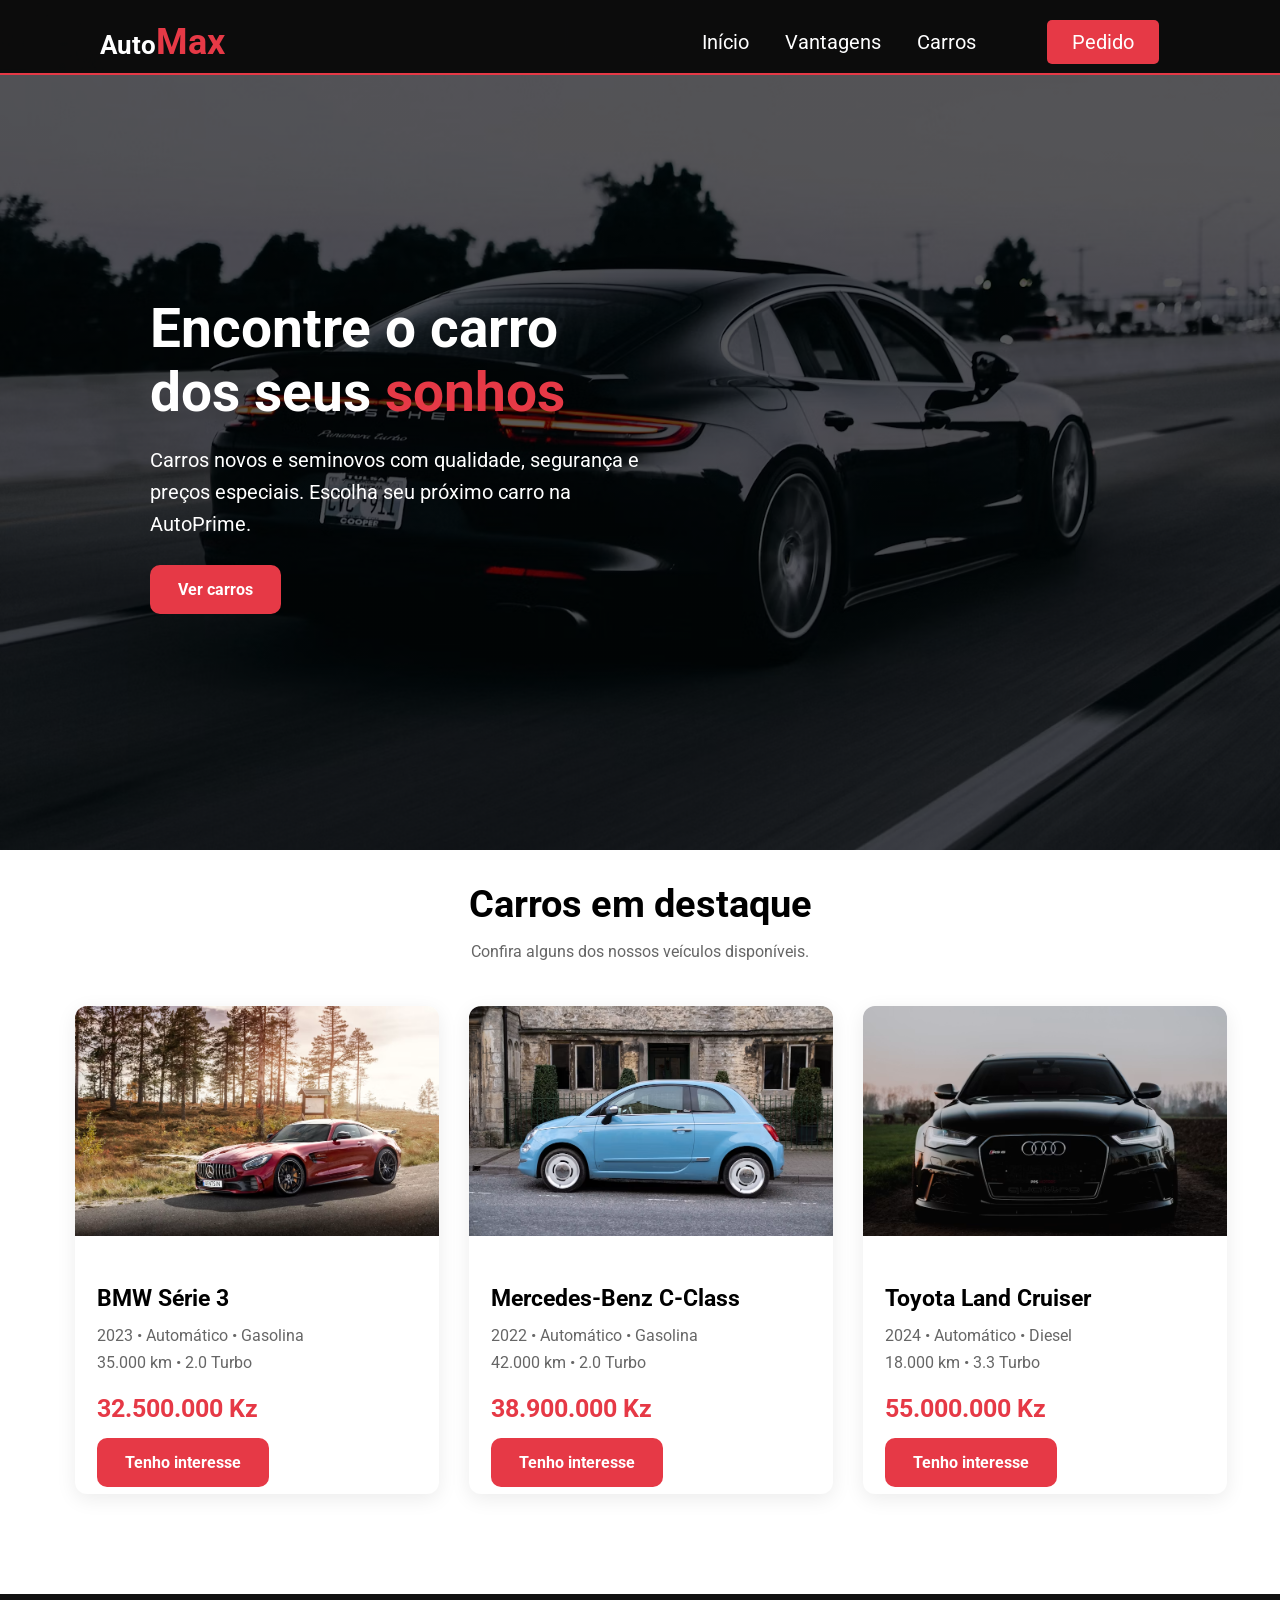
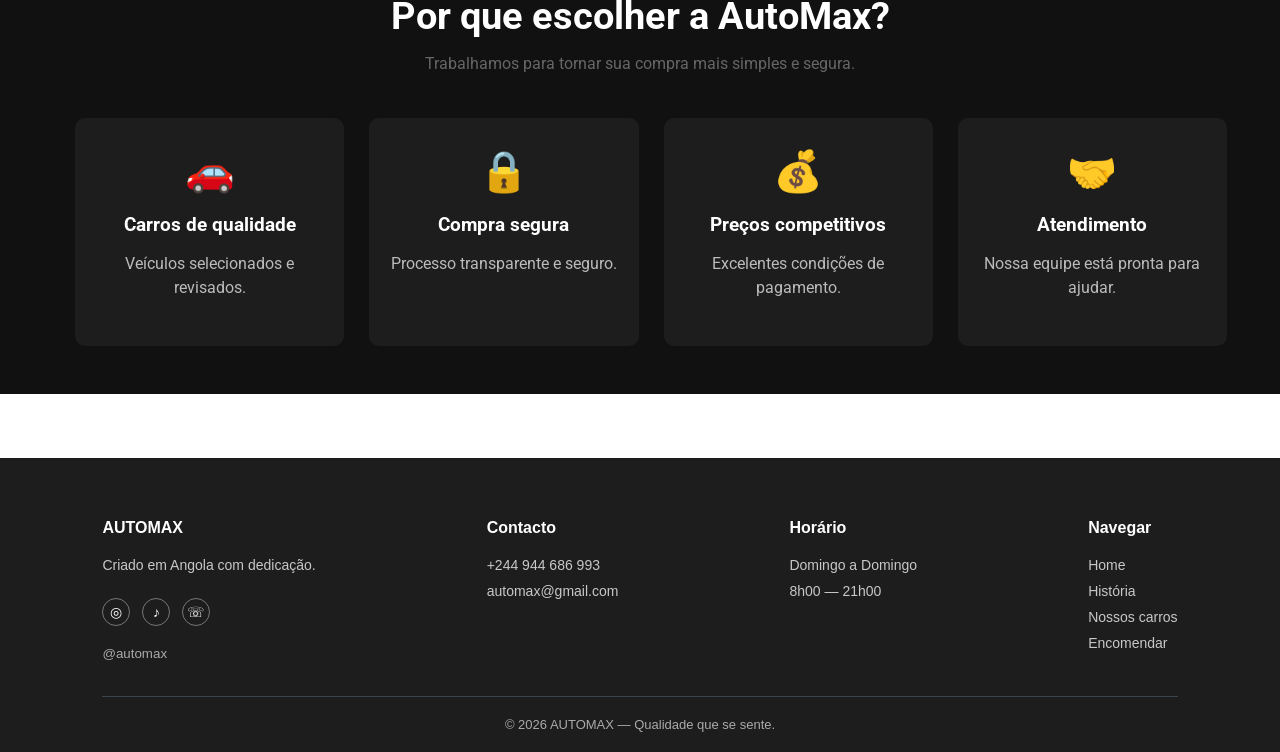
<file: index.html>
<!DOCTYPE html>
<html lang="bt-br">
<head>
    <meta charset="UTF-8">
    <meta name="viewport" content="width=device-width, initial-scale=1.0">
    <link rel="stylesheet" href="estilo.css">
    <title>AutoMax - Venda de Carros</title>
</head>
<body>
  <header>
        <nav class="navbar">
       <div class="logo">
           <h1>Auto<small>Max</small></h1>
       </div>

       <button class="menu-toggle" aria-label="Abrir menu" aria-expanded="false" type="button">
            <span></span>
            <span></span>
            <span></span>
        </button>

        <div class="menu">
        <a href="index.html">Início</a>
        <a href="#vantagens">Vantagens</a>
        <a href="Nossos carros.html">Carros</a>
        <a id="botao" href="pedido.html">Pedido</a>
       </div>
    </nav>
  </header>

  <section class="hero">
    <div class="hero-content">


       <h1>Encontre o carro dos seus <span>sonhos</span></h1>

            <p>
                Carros novos e seminovos com qualidade, segurança
                e preços especiais. Escolha seu próximo carro na AutoPrime.
            </p>

            <a href="Nossos carros.html" class="btn">
                Ver carros
            </a>
    </div>
  </section>
     
  <section style="margin-bottom: 100px;" class="car">
    <div class="titulo">
      <h2>Carros em destaque</h2>

      <p>Confira alguns dos nossos veículos disponíveis.</p>
    </div>

      <div class="cars">

            <!-- CARRO 1 -->

            <div class="car-card">

                <img
                    class="car-image"
                    src="carro1.avif"
                    alt="BMW Série 3">

                <div class="car-info">

                    <h3>BMW Série 3</h3>

                    <div class="car-details">
                        2023 • Automático • Gasolina<br>
                        35.000 km • 2.0 Turbo
                    </div>

                    <div class="price">
                        32.500.000 Kz
                    </div>

                    <a style="margin-top: 30%;" href="pedido.html" class="bt">
                        Tenho interesse
                    </a>

                </div>

            </div>


            <!-- CARRO 2 -->

            <div class="car-card">

                <img
                    class="car-image"
                    src="carro2.avif"
                    alt="Mercedes Benz"
                >

                <div class="car-info">

                    <h3>Mercedes-Benz C-Class</h3>

                    <div class="car-details">
                        2022 • Automático • Gasolina<br>
                        42.000 km • 2.0 Turbo
                    </div>

                    <div class="price">
                        38.900.000 Kz
                    </div>

                    <a href="pedido.html" class="bt">
                        Tenho interesse
                    </a>

                </div>

            </div>


            <!-- CARRO 3 -->

            <div class="car-card">

                <img
                    class="car-image"
                    src="carro3.avif"
                    alt="SUV">

                <div class="car-info">

                    <h3>Toyota Land Cruiser</h3>

                    <div class="car-details">
                        2024 • Automático • Diesel<br>
                        18.000 km • 3.3 Turbo
                    </div>

                    <div class="price">
                        55.000.000 Kz
                    </div>

                    <a href="pedido.html" class="bt">
                    Tenho interesse
                  </a>
                  
                </div>

            </div>


  </section>

<section class="section benefits" id="vantagens">

        <div class="titulo">

            <h2>Por que escolher a AutoMax?</h2>

            <p>
                Trabalhamos para tornar sua compra mais simples e segura.
            </p>

        </div>


        <div class="benefit-grid">

            <div class="benefit">

                <div class="icon">🚗</div>

                <h3>Carros de qualidade</h3>

                <p>
                    Veículos selecionados e revisados.
                </p>

            </div>


            <div class="benefit">

                <div class="icon">🔒</div>

                <h3>Compra segura</h3>

                <p>
                    Processo transparente e seguro.
                </p>

            </div>


            <div class="benefit">

                <div class="icon">💰</div>

                <h3>Preços competitivos</h3>

                <p>
                    Excelentes condições de pagamento.
                </p>

            </div>


            <div class="benefit">

                <div class="icon">🤝</div>

                <h3>Atendimento</h3>

                <p>
                    Nossa equipe está pronta para ajudar.
                </p>

            </div>

        </div>

    </section>
<footer style="margin-top: 5%;" class="footer">
    <div class="footer-container">

        <div class="footer-col">
            <h3>AUTOMAX</h3>
            <p>Criado em Angola com dedicação.</p>

            <div class="social">
                <a href="#">◎</a>
                <a href="#">♪</a>
                <a href="#">☏</a>
            </div>

            <small>@automax</small>
        </div>


        <div class="footer-col">
            <h3>Contacto</h3>
            <p>+244 944 686 993</p>
            <p>automax@gmail.com</p>
        </div>


        <div class="footer-col">
            <h3>Horário</h3>
            <p>Domingo a Domingo</p>
            <p>8h00 — 21h00</p>
        </div>


        <div class="footer-col">
            <h3>Navegar</h3>
            <a href="#">Home</a>
            <a href="#">História</a>
            <a href="#">Nossos carros</a>
            <a href="#">Encomendar</a>
        </div>

    </div>


    <div class="copyright">
        © 2026 AUTOMAX — Qualidade que se sente.
    </div>


<script>
document.addEventListener("DOMContentLoaded", function () {
    const menuToggle = document.querySelector(".menu-toggle");
    const menu = document.querySelector(".menu");

    if (!menuToggle || !menu) return;

    menuToggle.addEventListener("click", function () {
        const aberto = menu.classList.toggle("ativo");
        menuToggle.classList.toggle("ativo", aberto);
        menuToggle.setAttribute("aria-expanded", aberto ? "true" : "false");
    });

    menu.querySelectorAll("a").forEach(function (link) {
        link.addEventListener("click", function () {
            menu.classList.remove("ativo");
            menuToggle.classList.remove("ativo");
            menuToggle.setAttribute("aria-expanded", "false");
        });
    });
});
</script>

</body>
</html>
</file>
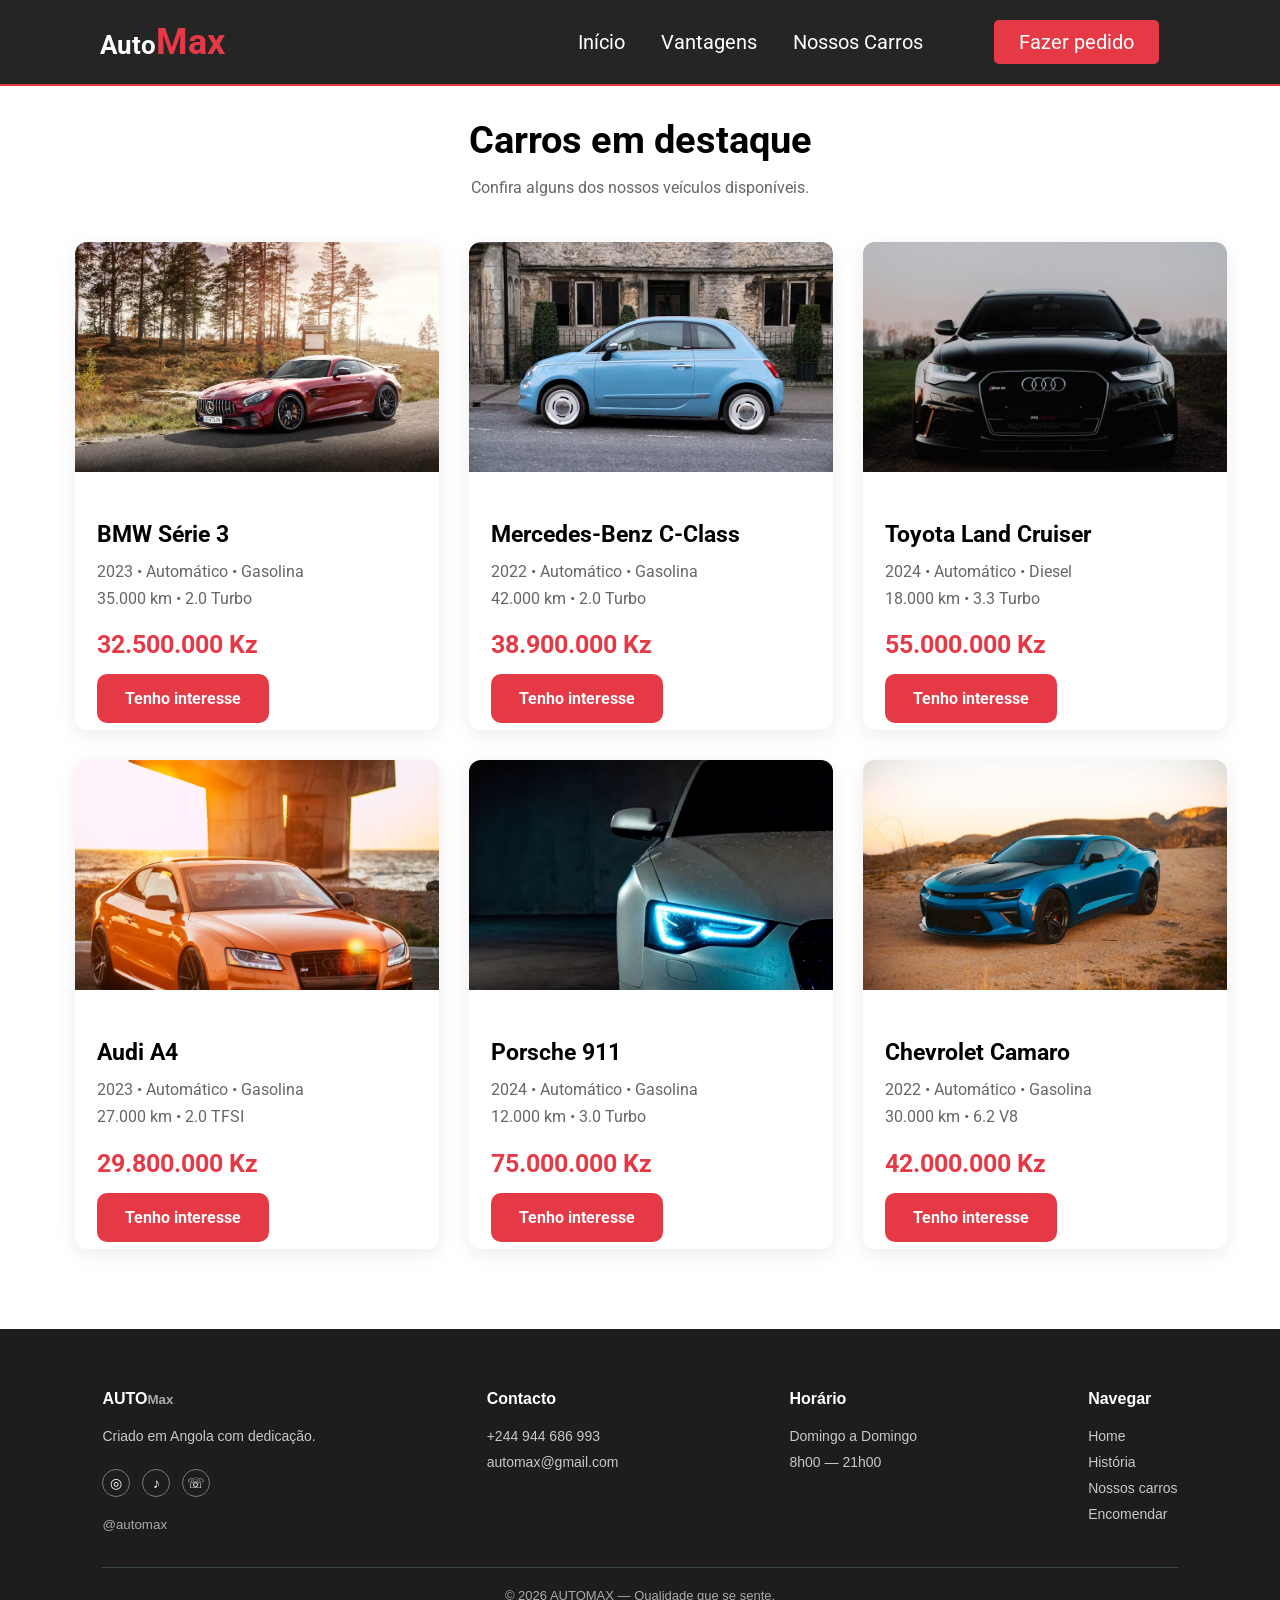
<file: Nossos carros.html>
<!DOCTYPE html>
<html lang="en">
<head>
    <meta charset="UTF-8">
    <meta name="viewport" content="width=device-width, initial-scale=1.0">
    <link rel="stylesheet" href="estilo.css">
    <title>Nossos carros</title>
</head>
<body>

    <nav class="navbar">
       <div class="logo">
           <h1>Auto<small>Max</small></h1>
       </div>

       <button class="menu-toggle" aria-label="Abrir menu" aria-expanded="false" type="button">
            <span></span>
            <span></span>
            <span></span>
        </button>

        <div class="menu">
        <a href="index.html">Início</a>
         <a href="index.html#vantagens">Vantagens</a>
        <a href="Nossos carros.html">Nossos Carros</a>
        <a id="botao" href="pedido.html">Fazer pedido</a>
       </div>
    </nav>

<section class="car">
    <div class="titulo">
      <h2>Carros em destaque</h2>

      <p>Confira alguns dos nossos veículos disponíveis.</p>
    </div>

      <div style="margin-bottom: 80px;" class="cars">

            <!-- CARRO 1 -->

            <div class="car-card">

                <img
                    class="car-image"
                    src="carro1.avif"
                    alt="BMW Série 3"
                >

                <div class="car-info">

                    <h3>BMW Série 3</h3>

                    <div class="car-details">
                        2023 • Automático • Gasolina<br>
                        35.000 km • 2.0 Turbo
                    </div>

                    <div class="price">
                        32.500.000 Kz
                    </div>

                    <a href="#contato" class="bt">
                        Tenho interesse
                    </a>

                </div>

            </div>


            <!-- CARRO 2 -->

            <div class="car-card">

                <img
                    class="car-image"
                    src="carro2.avif"
                    alt="Mercedes Benz"
                >

                <div class="car-info">

                    <h3>Mercedes-Benz C-Class</h3>

                    <div class="car-details">
                        2022 • Automático • Gasolina<br>
                        42.000 km • 2.0 Turbo
                    </div>

                    <div class="price">
                        38.900.000 Kz
                    </div>

                    <a href="#contato" class="bt">
                        Tenho interesse
                    </a>

                </div>

            </div>


            <!-- CARRO 3 -->

            <div class="car-card">

                <img
                    class="car-image"
                    src="carro3.avif"
                    alt="SUV">

                <div class="car-info">

                    <h3>Toyota Land Cruiser</h3>

                    <div class="car-details">
                        2024 • Automático • Diesel<br>
                        18.000 km • 3.3 Turbo
                    </div>

                    <div class="price">
                        55.000.000 Kz
                    </div>

                    <a href="#contato" class="bt">
                        Tenho interesse
                    </a>

                </div>

            </div>
<!-- CARRO 4 -->

            <div class="car-card">

                <img
                    class="car-image"
                    src="carro4.avif"
                    alt="Audi"
                >

                <div class="car-info">

                    <h3>Audi A4</h3>

                    <div class="car-details">
                        2023 • Automático • Gasolina<br>
                        27.000 km • 2.0 TFSI
                    </div>

                    <div class="price">
                        29.800.000 Kz
                    </div>

                    <a href="#contato" class="bt">
                        Tenho interesse
                    </a>

                </div>

            </div>


            <!-- CARRO 5 -->

            <div class="car-card">

                <img
                    class="car-image"
                    src="carro5.avif"
                    alt="Porsche"
                >

                <div class="car-info">

                    <h3>Porsche 911</h3>

                    <div class="car-details">
                        2024 • Automático • Gasolina<br>
                        12.000 km • 3.0 Turbo
                    </div>

                    <div class="price">
                        75.000.000 Kz
                    </div>

                    <a href="#contato" class="bt">
                        Tenho interesse
                    </a>

                </div>

            </div>


            <!-- CARRO 6 -->

            <div class="car-card">

                <img
                    class="car-image"
                    src="carro6.avif"
                    alt="Chevrolet Camaro"
                >

                <div class="car-info">

                    <h3>Chevrolet Camaro</h3>

                    <div class="car-details">
                        2022 • Automático • Gasolina<br>
                        30.000 km • 6.2 V8
                    </div>

                    <div class="price">
                        42.000.000 Kz
                    </div>

                    <a href="#contato" class="bt">
                        Tenho interesse
                    </a>

                </div>

            </div>

        </div>

    </section>




 <footer class="footer">
    <div class="footer-container">

        <div class="footer-col">
            <h3>AUTO<small>Max</small></h3>
            <p>Criado em Angola com dedicação.</p>

            <div class="social">
                <a href="#">◎</a>
                <a href="#">♪</a>
                <a href="#">☏</a>
            </div>

            <small>@automax</small>
        </div>


        <div class="footer-col">
            <h3>Contacto</h3>
            <p>+244 944 686 993</p>
            <p>automax@gmail.com</p>
        </div>


        <div class="footer-col">
            <h3>Horário</h3>
            <p>Domingo a Domingo</p>
            <p>8h00 — 21h00</p>
        </div>


        <div class="footer-col">
            <h3>Navegar</h3>
            <a href="#">Home</a>
            <a href="#">História</a>
            <a href="#">Nossos carros</a>
            <a href="#">Encomendar</a>
        </div>

    </div>


    <div class="copyright">
        © 2026 AUTOMAX — Qualidade que se sente.
    </div>
 </footer>



<script>
document.addEventListener("DOMContentLoaded", function () {
    const menuToggle = document.querySelector(".menu-toggle");
    const menu = document.querySelector(".menu");

    if (!menuToggle || !menu) return;

    menuToggle.addEventListener("click", function () {
        const aberto = menu.classList.toggle("ativo");
        menuToggle.classList.toggle("ativo", aberto);
        menuToggle.setAttribute("aria-expanded", aberto ? "true" : "false");
    });

    menu.querySelectorAll("a").forEach(function (link) {
        link.addEventListener("click", function () {
            menu.classList.remove("ativo");
            menuToggle.classList.remove("ativo");
            menuToggle.setAttribute("aria-expanded", "false");
        });
    });
});
</script>

</body>
</html>
</file>
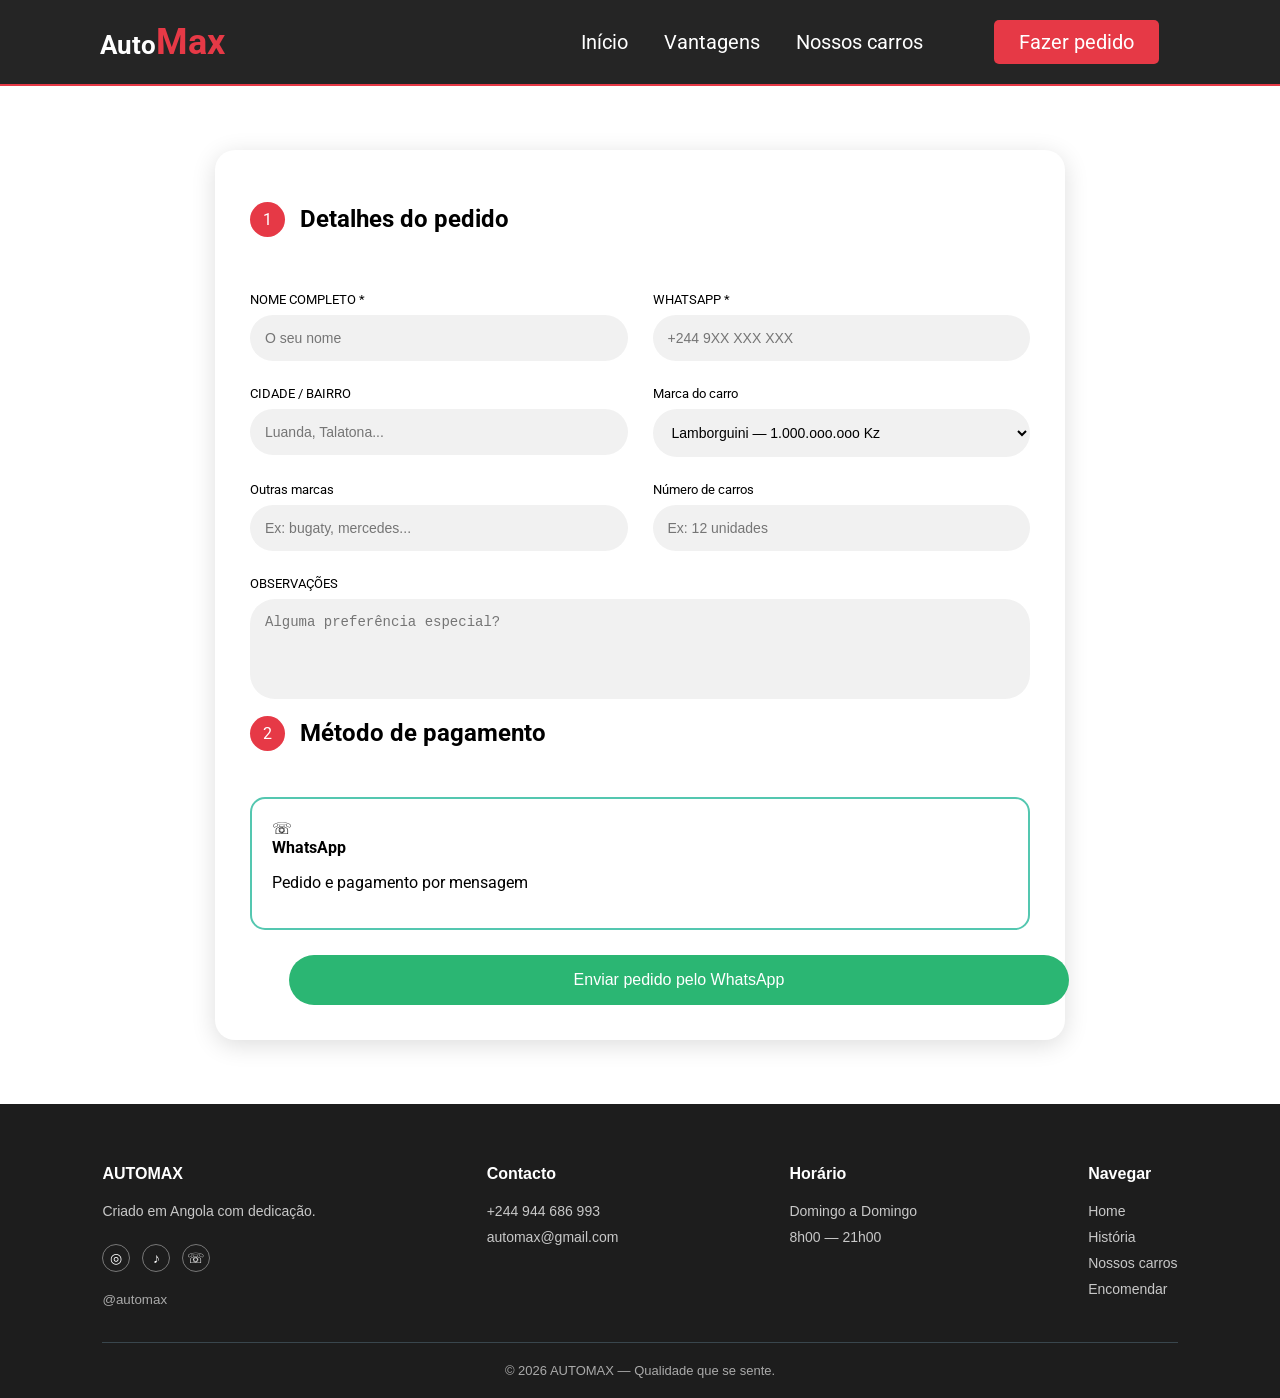
<file: pedido.html>
<!DOCTYPE html>
<html lang="en">
<head>
    <meta charset="UTF-8">
    <meta name="viewport" content="width=device-width, initial-scale=1.0">
    <link rel="stylesheet" href="estilo.css">
    <title>pedido</title>

</head>
<body>
      <nav class="navbar">
       <div class="logo">
           <h1>Auto<small>Max</small></h1>
       </div>

       <button class="menu-toggle" aria-label="Abrir menu" aria-expanded="false" type="button">
            <span></span>
            <span></span>
            <span></span>
        </button>

        <div class="menu">
        <a href="index.html">Início</a>
        <a href="index.html#vantagens">Vantagens</a>
        <a href="Nossos carros.html">Nossos carros</a>
        <a id="botao" href="pedido.html">Fazer pedido</a>
       </div>
    </nav>



<div style="margin-top: 5%;" class="form-container">


<div class="title">

<div class="number">1</div>

<h2>Detalhes do pedido</h2>

</div>



<div class="form-grid">


<div class="input-box">

<label>NOME COMPLETO *</label>

<input type="text" placeholder="O seu nome">

</div>



<div class="input-box">

<label>WHATSAPP *</label>

<input type="text" placeholder="+244 9XX XXX XXX">

</div>



<div class="input-box">

<label>CIDADE / BAIRRO</label>

<input type="text" placeholder="Luanda, Talatona...">

</div>



<div class="input-box">

<label>Marca do carro</label>

<select>

<option>Lamborguini — 1.000.ooo.ooo Kz</option>

<option>Lamborguini</option>

</select>

</div>



<div class="input-box">

<label>Outras marcas</label>

<input type="text" placeholder="Ex: bugaty, mercedes...">

</div>



<div class="input-box">

<label>Número de carros</label>

<input type="number" placeholder="Ex: 12 unidades">

</div>



<div class="input-box full">

<label>OBSERVAÇÕES</label>

<textarea placeholder="Alguma preferência especial?"></textarea>

</div>


</div>




<div class="payment">


<div class="title">

<div class="number">2</div>

<h2>Método de pagamento</h2>

</div>



<div class="payment-box">


<div class="whatsapp">

☏

</div>


<div>

<strong>WhatsApp</strong>

<p>Pedido e pagamento por mensagem</p>

</div>


</div><a style="text-decoration: none;"href="https://wa.me/244944686993?text=Ol%C3%A1%2C%20tirei%20o%20contacto%20no%20site">


<button>
Enviar pedido pelo WhatsApp
</button>


</div></a>



</div>



 <footer style="margin-top: 5%;" class="footer">
    <div class="footer-container">

        <div class="footer-col">
            <h3>AUTOMAX</h3>
            <p>Criado em Angola com dedicação.</p>

            <div class="social">
                <a href="#">◎</a>
                <a href="#">♪</a>
                <a href="#">☏</a>
            </div>

            <small>@automax</small>
        </div>


        <div class="footer-col">
            <h3>Contacto</h3>
            <p>+244 944 686 993</p>
            <p>automax@gmail.com</p>
        </div>


        <div class="footer-col">
            <h3>Horário</h3>
            <p>Domingo a Domingo</p>
            <p>8h00 — 21h00</p>
        </div>


        <div class="footer-col">
            <h3>Navegar</h3>
            <a href="#">Home</a>
            <a href="#">História</a>
            <a href="#">Nossos carros</a>
            <a href="#">Encomendar</a>
        </div>

    </div>


    <div class="copyright">
        © 2026 AUTOMAX — Qualidade que se sente.
    </div>
 </footer>



<script>
document.addEventListener("DOMContentLoaded", function () {
    const menuToggle = document.querySelector(".menu-toggle");
    const menu = document.querySelector(".menu");

    if (!menuToggle || !menu) return;

    menuToggle.addEventListener("click", function () {
        const aberto = menu.classList.toggle("ativo");
        menuToggle.classList.toggle("ativo", aberto);
        menuToggle.setAttribute("aria-expanded", aberto ? "true" : "false");
    });

    menu.querySelectorAll("a").forEach(function (link) {
        link.addEventListener("click", function () {
            menu.classList.remove("ativo");
            menuToggle.classList.remove("ativo");
            menuToggle.setAttribute("aria-expanded", "false");
        });
    });
});
</script>

</body>
</html>
</file>
<file: estilo.css>
@import url('https://fonts.googleapis.com/css2?family=Lobster&family=Roboto:ital,wght@0,100..900;1,100..900&display=swap');
*{
    box-sizing: border-box;
    padding-left: 0;
}
 
body{
    margin: 0;
     font-family: "Roboto", sans-serif;
     color: var(--cream);
     background: var(--black);
     overflow-x: hidden;
}

header{
    position: fixed;
    width: 100%;
    height: 75px;
}

.navbar{
    display: flex;
    flex-flow: row wrap;
    height: 100%;
     background: rgba(0, 0, 0, 0.853);
    justify-content: center;
    align-items: center;
    border-bottom: 2px solid #e63946;
    }

    
button{
     background: red;
    padding: 10px 25px;
    color: black;
    border-radius: 5px;
    margin-right: 10%;
    margin-left: 5%;
    margin-top: 5%;
}

   button:hover{
        border: none;
   color: white;
   }

.logo h1{
    flex: 20%;
    margin-left:10px;
    margin-left: 100px;
    color:white;
}

.logo h1 small{
    color: #e63946;
    font-size: 36px;
}

.logo{
   
    color:#180F4A;
    font-size:17px;
    text-align: right;
}

.menu{
    flex: 70%;
    text-align: right;
    padding: 20px;
}  

.menu a{
    color: white;
    text-decoration: none;
    font-size: 20px;
    padding: 20px 16px;
    transition: 0.3s;
}
.menu a:hover{
   color:  #e63946;
    border-top: 4px solid  #e63946;
    transform: translateY(-3px);
}

#botao{
    background: #e63946;
    padding: 10px 25px;
    color: white;
    border-radius: 5px;
    margin-right: 10%;
    margin-left: 5%;
    opacity: 1;
}

#botao:hover{
    border: none;
    opacity: 0.7;
    transform: translateY(-3px);
}

.hero{
    width: 100%;
    height: 850px;
    display: flex;
    align-items: center;
    background:linear-gradient(rgba(0,0,0,0.65), rgba(0,0,0,0.65)),
    url("fundo.avif");
    background-size: cover;
    color: white;
    background-position: center;
}

.hero-content{
    max-width: 650px;
}

.hero h1{
    margin-left: 150px;
    color: white;
    font-size: 55px;
    margin-bottom: 20px;
}

.hero span{
    color: #e63946;
}

.hero p{
    margin-left: 150px;
    font-size: 20px;
    margin-bottom: 40px;
    line-height: 1.6;
}

.btn{
    margin-left: 150px;
    margin-top: 20px;
    text-decoration: none;
    font-weight: bold;
    color: white;
    padding: 15px 28px;
    background: #e63946;
    border-radius: 10px;
    opacity: 1;
}

.btn:hover{
    transform: translateY(-3px);
    opacity: 0.7;
}

section .titulo{
    text-align: center;
    margin-bottom: 45px;
}

section .titulo h2{
    font-size: 38px;
    margin-bottom: 10px;
}

section .titulo p{
    color: #666;
}

 .cars{
    width: 90%;
    display: grid;
    grid-template-columns: repeat(3, 1fr);
    gap: 30px;
    margin-left: 75px;
}

.car-card{
    background: white;
    border-radius: 12px;
    overflow: hidden;
    box-shadow: 0 5px 20px rgba(0,0,0,0.08);
    transition: 0.3s;
}

.car-card:hover{
    transform: translateY(-8px);
    box-shadow: 0 10px 30px rgba(0,0,0,0.15);
}

.car-image{
    width: 100%;
    height: 230px;
    object-fit: cover;
}

.car-info{
    padding: 22px;
}

.car-info h3{
    font-size: 23px;
    margin-bottom: 10px;
}

.car-details{
    color: #666;
    margin-bottom: 18px;
    line-height: 1.7;
}

.price{
    font-size: 25px;
    font-weight: bold;
    color: #e63946;
    margin-bottom:30px;
}

.bt{
    margin-bottom: 50px;
    margin-top: 40px;
    text-decoration: none;
    font-weight: bold;
    color: white;
    padding: 15px 28px;
    background: #e63946;
    border-radius: 10px;
    opacity: 1;
}

.bt:hover{
    transform: translateY(-3px);
    opacity: 0.7;
}

.benefits{
    height: 400px;
    background: #111;
    color: white;
}

.benefit-grid{
    width: 90%;
    margin-left: 75px;
    display: grid;
    grid-template-columns: repeat(4,1fr);
    gap: 25px;
}

.benefit{
    text-align: center;
    padding: 30px 20px;
    background: #1d1d1d;
    border-radius: 10px;
}

.benefit .icon{
    font-size: 40px;
    margin-bottom: 15px;
}

.benefit h3{
    margin-bottom: 10px;
}

.benefit p{
    color: #bbb;
    line-height: 1.5;
}





.form-container{
    max-width:850px;
    margin:auto;
    background:white;
    padding:35px;
    border-radius:20px;
    box-shadow:0 5px 25px #ddd;

}

.form-grid{
    margin-top: 5%;
    display:grid;
    grid-template-columns:1fr 1fr;
    gap:25px;

}

label{

    font-size:13px;
    color:black;
    margin-bottom:8px;

}

.input-box{

    display:flex;
    flex-direction:column;

}

input, select, textarea{

    padding:15px;
    border:none;
    background:rgba(255, 255, 0, 0.075);
    border-radius:25px;
    outline:none;
    font-size:14px;

}

.title{
    display:flex;
    align-items:center;
    gap:15px;
    margin-bottom:30px;
}

.number{
    width:35px;
    height:35px;
    background:#e63946;
    color:white;
    border-radius:50%;
    display:flex;
    justify-content:center;
    align-items:center;
}

.form-grid{
    display:grid;
    grid-template-columns:1fr 1fr;
    gap:25px;
}

.input-box{
    display:flex;
    flex-direction:column;
}

label{
    font-size:13px;
    margin-bottom:8px;
}

input,select,textarea{
    padding:15px;
    border:none;
    background:#f1f1f1;
    border-radius:25px;
}

textarea{
    height:100px;
    resize:none;
}

.full{
    grid-column:1/3;
}

.payment-box{
    border:2px solid #54c7b0;
    padding:20px;
    border-radius:15px;
}

button{
    width:100%;
    margin-top:25px;
    padding:16px;
    border:none;
    border-radius:30px;
    background:#2bb673;
    color:white;
    font-size:16px;
    cursor:pointer;
}

@media(max-width:700px){
.form-grid{
    grid-template-columns:1fr;
}

.full{
    grid-column:auto;
}
}







.footer{
    background: #1d1d1d;
    color:white;
    padding:45px 8% 20px;
    font-family:Arial, sans-serif;
}


.footer-container{
    display:flex;
    justify-content:space-between;
    gap:30px;
    flex-wrap:wrap;
}


.footer-col{
    display:flex;
    flex-direction:column;
}


.footer-col h3{
    font-size:16px;
    margin-bottom:15px;
}


.footer-col p{
    margin:5px 0;
    color:#c8c8c8;
    font-size:14px;
}


.footer-col a{
    text-decoration:none;
    color:#c8c8c8;
    margin:5px 0;
    font-size:14px;
}


.social{
    display:flex;
    gap:12px;
    margin:15px 0;
}


.social a{
    width:28px;
    height:28px;
    border:1px solid #777;
    border-radius:50%;
    display:flex;
    align-items:center;
    justify-content:center;
    color:white;
}


.footer small{
    color:#aaa;
}


.copyright{
    border-top:1px solid #39464d;
    text-align:center;
    margin-top:35px;
    padding-top:20px;
    color:#aaa;
    font-size:13px;
}


/* Responsivo */
@media(max-width:700px){

.footer-container{
    flex-direction:column;
}

}

/* =========================================================
   AUTOMAX — RESPONSIVIDADE
   Tablet: até 1024px
   Telefone: até 700px
   ========================================================= */

.menu-toggle {
    display: none;
    width: 44px;
    height: 44px;
    padding: 8px;
    margin: 0;
    background: transparent;
    border: 0;
    cursor: pointer;
    flex-direction: column;
    justify-content: center;
    align-items: center;
    gap: 5px;
    z-index: 1002;
}

.menu-toggle span {
    display: block;
    width: 28px;
    height: 3px;
    background: #fff;
    border-radius: 3px;
    transition: .3s ease;
}

.menu-toggle.ativo span:nth-child(1) {
    transform: translateY(8px) rotate(45deg);
}

.menu-toggle.ativo span:nth-child(2) {
    opacity: 0;
}

.menu-toggle.ativo span:nth-child(3) {
    transform: translateY(-8px) rotate(-45deg);
}

/* ===================== TABLET ===================== */
@media (max-width: 1024px) {

    header {
        height: 70px;
    }

    .navbar {
        padding: 0 25px;
        justify-content: space-between;
    }

    .logo h1 {
        margin-left: 0;
        font-size: 30px;
    }

    .logo h1 small {
        font-size: 28px;
    }

    .menu {
        flex: 1;
        padding: 10px;
    }

    .menu a {
        font-size: 16px;
        padding: 14px 9px;
    }

    #botao {
        margin-left: 8px;
        margin-right: 0;
        padding: 9px 15px;
    }

    .hero {
        height: 700px;
    }

    .hero h1,
    .hero p,
    .hero .btn {
        margin-left: 60px;
    }

    .hero h1 {
        font-size: 46px;
    }

    .cars {
        width: calc(100% - 40px);
        margin-left: 20px;
        grid-template-columns: repeat(2, 1fr);
        gap: 22px;
    }

    .benefits {
        height: auto;
        padding: 50px 0;
    }

    .benefit-grid {
        width: calc(100% - 40px);
        margin-left: 20px;
        grid-template-columns: repeat(2, 1fr);
    }

    .form-container {
        width: calc(100% - 40px);
        margin-left: 20px;
        margin-right: 20px;
    }
}

/* ===================== TELEFONE ===================== */
@media (max-width: 700px) {

    header {
        height: 65px;
    }

    .navbar {
        padding: 0 15px;
    }

    .logo h1 {
        margin-left: 0;
        font-size: 25px;
    }

    .logo h1 small {
        font-size: 23px;
    }

    /* Mostra as 3 barras */
    .menu-toggle {
        display: flex;
    }

    /* Menu escondido até clicar nas 3 barras */
    .menu {
        position: absolute;
        top: 65px;
        left: 0;
        width: 100%;
        display: none;
        flex-direction: column;
        align-items: stretch;
        padding: 10px 15px 20px;
        background: rgba(0, 0, 0, .97);
        border-bottom: 2px solid #e63946;
        z-index: 1001;
    }

    .menu.ativo {
        display: flex;
    }

    .menu a,
    #botao {
        display: block;
        width: 100%;
        margin: 0;
        padding: 15px;
        text-align: center;
        font-size: 17px;
        border-radius: 5px;
    }

    .menu a:hover {
        border-top: 0;
        background: rgba(230, 57, 70, .12);
    }

    #botao {
        margin-top: 5px;
    }

    /* Hero */
    .hero {
        min-height: 650px;
        height: auto;
        padding: 110px 20px 70px;
    }

    .hero-content {
        width: 100%;
    }

    .hero h1,
    .hero p,
    .hero .btn {
        margin-left: 0;
    }

    .hero h1 {
        font-size: 38px;
        line-height: 1.15;
    }

    .hero p {
        font-size: 17px;
        line-height: 1.5;
    }

    /* Carros: uma coluna */
    .cars {
        width: calc(100% - 30px);
        margin-left: 15px;
        grid-template-columns: 1fr;
        gap: 20px;
    }

    .car-card {
        width: 100%;
    }

    .car-image {
        height: 220px;
    }

    .car-info {
        padding: 20px;
    }

    /* Vantagens: uma coluna */
    .benefits {
        height: auto;
        padding: 45px 0;
    }

    .benefit-grid {
        width: calc(100% - 30px);
        margin-left: 15px;
        grid-template-columns: 1fr;
        gap: 18px;
    }

    /* Formulário */
    .form-container {
        width: calc(100% - 30px);
        margin: 90px 15px 30px;
        padding: 22px 16px;
        border-radius: 15px;
    }

    .form-grid {
        grid-template-columns: 1fr;
        gap: 18px;
    }

    .full {
        grid-column: auto;
    }

    .title {
        gap: 10px;
        margin-bottom: 22px;
    }

    .title h2 {
        font-size: 21px;
    }

    input,
    select,
    textarea {
        width: 100%;
        padding: 14px;
    }

    /* Rodapé */
    .footer {
        padding: 40px 7% 20px;
    }

    .footer-container {
        flex-direction: column;
        gap: 25px;
    }

    .footer-col {
        width: 100%;
    }

    .copyright {
        margin-top: 25px;
    }
}

/* ================= TELEFONES PEQUENOS ================= */
@media (max-width: 380px) {

    .hero h1 {
        font-size: 32px;
    }

    .hero p {
        font-size: 16px;
    }

    section .titulo h2 {
        font-size: 27px;
    }

    .car-image {
        height: 200px;
    }

    .form-container {
        padding: 18px 12px;
    }
}
</file>
